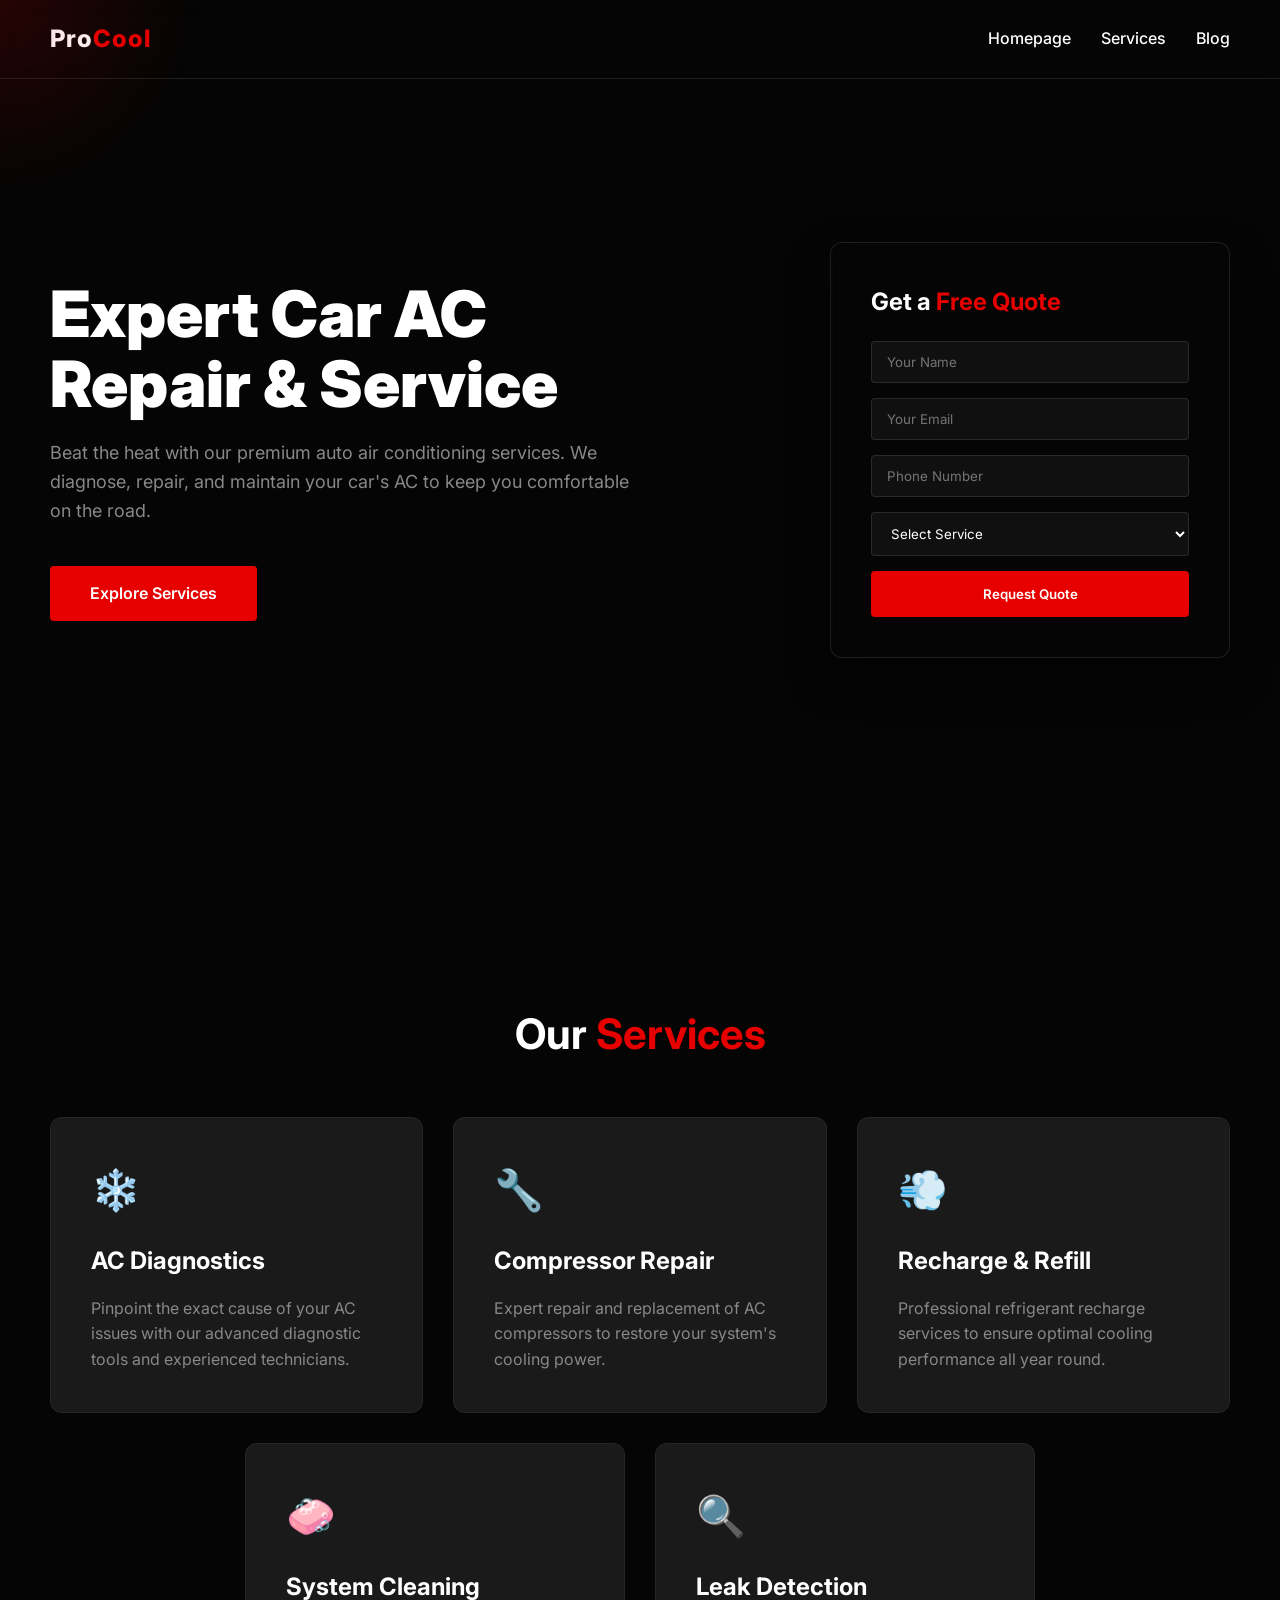
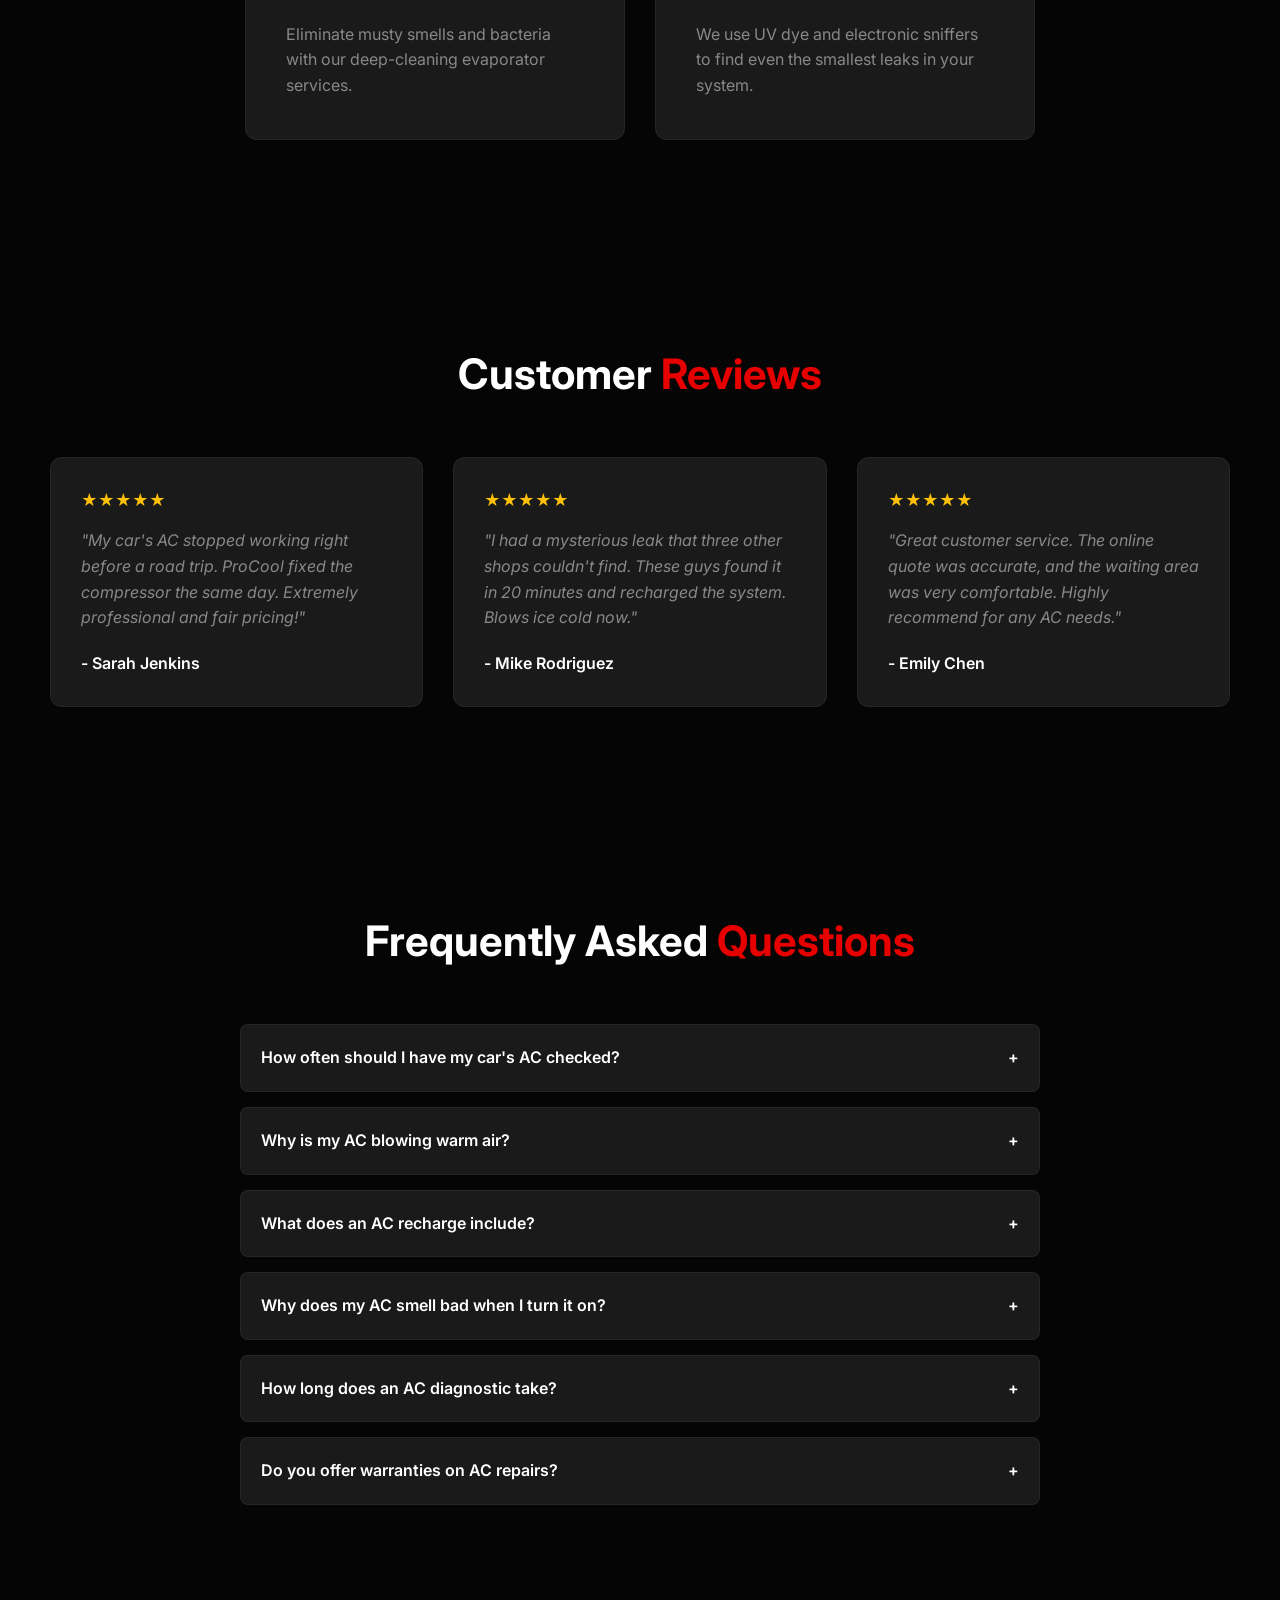
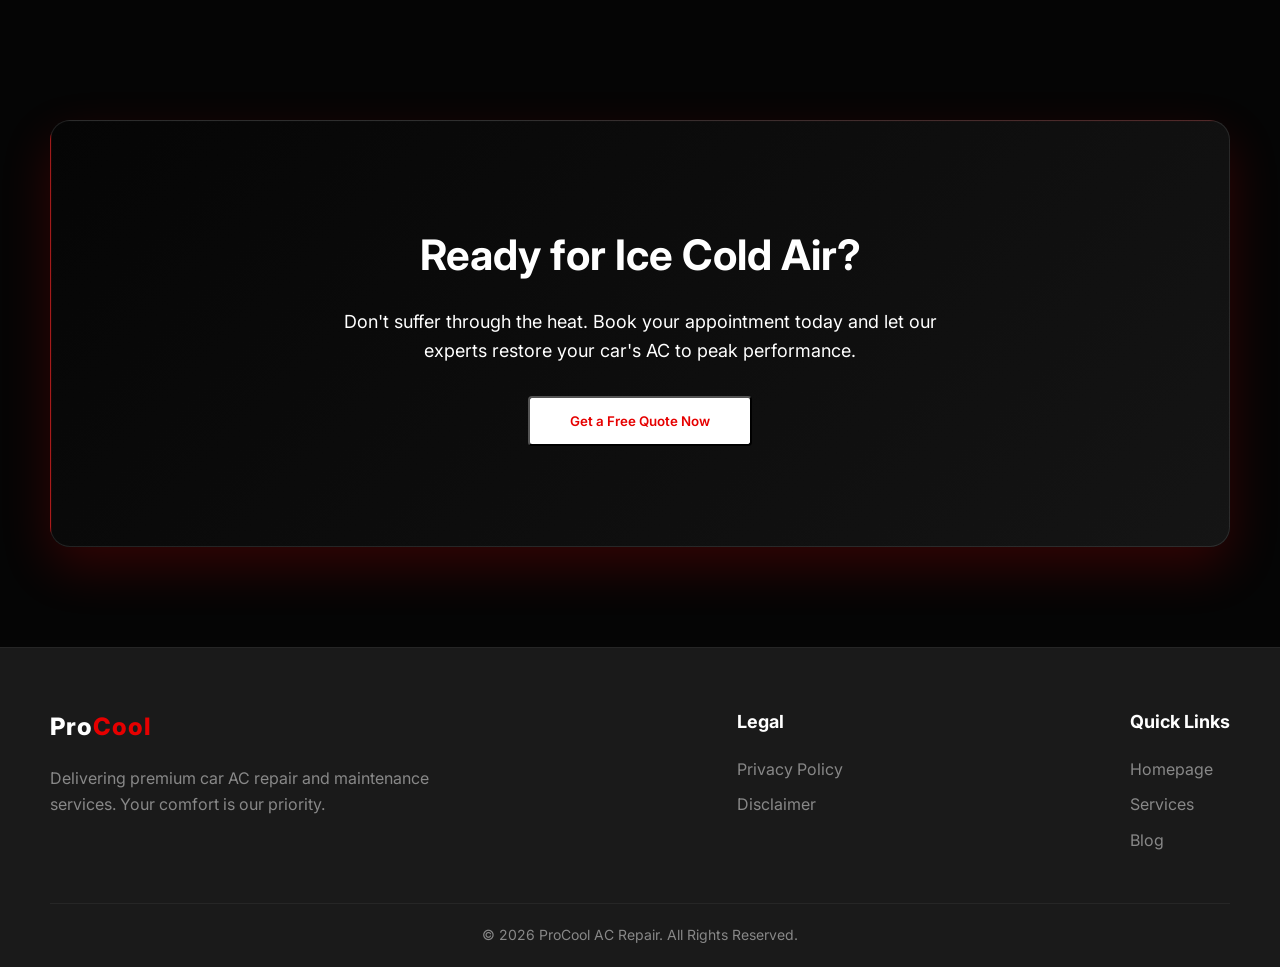
<file: index.html>
<!DOCTYPE html>
<html lang="en">
<head>
    <meta charset="UTF-8">
    <meta name="viewport" content="width=device-width, initial-scale=1.0">
    <title>ProCool AC Repair</title>
    <link rel="stylesheet" href="styles.css">
    <link href="https://fonts.googleapis.com/css2?family=Inter:wght@400;500;600;800;900&display=swap" rel="stylesheet">
</head>
<body>
    <div id="mouse-tracker"></div>

    <header>
        <a href="index.html" class="logo">Pro<span>Cool</span></a>
        <nav>
            <ul>
                <li><a href="index.html">Homepage</a></li>
                <li><a href="services.html">Services</a></li>
                <li><a href="blog.html">Blog</a></li>
            </ul>
        </nav>
    </header>

    <section class="hero">
        <div class="hero-bg"></div>
        <div class="hero-content">
            <h1>Expert Car AC Repair & Service</h1>
            <p>Beat the heat with our premium auto air conditioning services. We diagnose, repair, and maintain your car's AC to keep you comfortable on the road.</p>
            <a href="services.html" class="btn">Explore Services</a>
        </div>
        <div class="hero-form-container">
            <h3>Get a <span>Free Quote</span></h3>
            <form class="hero-form" onsubmit="event.preventDefault(); alert('Quote request submitted!');">
                <input type="text" placeholder="Your Name" required>
                <input type="email" placeholder="Your Email" required>
                <input type="tel" placeholder="Phone Number" required>
                <select required>
                    <option value="" disabled selected>Select Service</option>
                    <option value="diag">AC Diagnostics</option>
                    <option value="repair">Compressor Repair</option>
                    <option value="recharge">Freon Recharge</option>
                    <option value="other">Other</option>
                </select>
                <button type="submit" class="btn">Request Quote</button>
            </form>
        </div>
    </section>

    <section class="services-preview">
        <h2 class="section-title fade-in-scroll">Our <span>Services</span></h2>
        <div class="services-grid">
            <div class="service-card fade-in-scroll" onclick="location.href='services.html'">
                <div class="service-icon">❄️</div>
                <h3>AC Diagnostics</h3>
                <p>Pinpoint the exact cause of your AC issues with our advanced diagnostic tools and experienced technicians.</p>
            </div>
            <div class="service-card fade-in-scroll" onclick="location.href='services.html'">
                <div class="service-icon">🔧</div>
                <h3>Compressor Repair</h3>
                <p>Expert repair and replacement of AC compressors to restore your system's cooling power.</p>
            </div>
            <div class="service-card fade-in-scroll" onclick="location.href='services.html'">
                <div class="service-icon">💨</div>
                <h3>Recharge & Refill</h3>
                <p>Professional refrigerant recharge services to ensure optimal cooling performance all year round.</p>
            </div>
            <div class="service-card fade-in-scroll" onclick="location.href='services.html'">
                <div class="service-icon">🧼</div>
                <h3>System Cleaning</h3>
                <p>Eliminate musty smells and bacteria with our deep-cleaning evaporator services.</p>
            </div>
            <div class="service-card fade-in-scroll" onclick="location.href='services.html'">
                <div class="service-icon">🔍</div>
                <h3>Leak Detection</h3>
                <p>We use UV dye and electronic sniffers to find even the smallest leaks in your system.</p>
            </div>
        </div>
    </section>

    <section class="testimonials">
        <h2 class="section-title fade-in-scroll">Customer <span>Reviews</span></h2>
        <div class="testimonials-grid">
            <div class="testimonial-card fade-in-scroll">
                <div class="testimonial-stars">★★★★★</div>
                <p class="testimonial-text">"My car's AC stopped working right before a road trip. ProCool fixed the compressor the same day. Extremely professional and fair pricing!"</p>
                <p class="testimonial-author">- Sarah Jenkins</p>
            </div>
            <div class="testimonial-card fade-in-scroll">
                <div class="testimonial-stars">★★★★★</div>
                <p class="testimonial-text">"I had a mysterious leak that three other shops couldn't find. These guys found it in 20 minutes and recharged the system. Blows ice cold now."</p>
                <p class="testimonial-author">- Mike Rodriguez</p>
            </div>
            <div class="testimonial-card fade-in-scroll">
                <div class="testimonial-stars">★★★★★</div>
                <p class="testimonial-text">"Great customer service. The online quote was accurate, and the waiting area was very comfortable. Highly recommend for any AC needs."</p>
                <p class="testimonial-author">- Emily Chen</p>
            </div>
        </div>
    </section>

    <section class="faq">
        <h2 class="section-title fade-in-scroll">Frequently Asked <span>Questions</span></h2>
        <div class="faq-container fade-in-scroll">
            <div class="faq-item">
                <div class="faq-question">How often should I have my car's AC checked? <span class="faq-icon">+</span></div>
                <div class="faq-answer">We recommend having your AC system inspected at least once a year, preferably before the hot summer months begin, to ensure it's operating efficiently.</div>
            </div>
            <div class="faq-item">
                <div class="faq-question">Why is my AC blowing warm air? <span class="faq-icon">+</span></div>
                <div class="faq-answer">Warm air can be caused by low refrigerant levels, a failing compressor, a clogged expansion valve, or electrical issues. A professional diagnostic is required to pinpoint the exact cause.</div>
            </div>
            <div class="faq-item">
                <div class="faq-question">What does an AC recharge include? <span class="faq-icon">+</span></div>
                <div class="faq-answer">An AC recharge involves recovering any remaining old refrigerant, vacuuming the system to remove moisture, and refilling it with the exact amount of fresh refrigerant specified by your vehicle's manufacturer.</div>
            </div>
            <div class="faq-item">
                <div class="faq-question">Why does my AC smell bad when I turn it on? <span class="faq-icon">+</span></div>
                <div class="faq-answer">A musty or moldy smell usually indicates bacteria or mold growth in the evaporator core due to moisture buildup. We offer deep cleaning services to eliminate this odor.</div>
            </div>
            <div class="faq-item">
                <div class="faq-question">How long does an AC diagnostic take? <span class="faq-icon">+</span></div>
                <div class="faq-answer">A standard AC diagnostic typically takes about 30 to 60 minutes. We check pressures, temperatures, and use leak detection tools to assess the system's health.</div>
            </div>
            <div class="faq-item">
                <div class="faq-question">Do you offer warranties on AC repairs? <span class="faq-icon">+</span></div>
                <div class="faq-answer">Yes, we stand behind our work. All major AC repairs, including compressor replacements, come with a 12-month or 12,000-mile warranty on parts and labor.</div>
            </div>
        </div>
    </section>

    <section class="cta-section fade-in-scroll">
        <div class="cta-content">
            <h2>Ready for Ice Cold Air?</h2>
            <p>Don't suffer through the heat. Book your appointment today and let our experts restore your car's AC to peak performance.</p>
            <button class="btn btn-white" onclick="window.scrollTo(0,0)">Get a Free Quote Now</button>
        </div>
    </section>

    <footer>
        <div class="footer-content fade-in-scroll">
            <div class="footer-logo-section">
                <a href="index.html" class="logo">Pro<span>Cool</span></a>
                <p>Delivering premium car AC repair and maintenance services. Your comfort is our priority.</p>
            </div>
            <div class="footer-links">
                <h4>Legal</h4>
                <ul>
                    <li><a href="privacy.html">Privacy Policy</a></li>
                    <li><a href="disclaimer.html">Disclaimer</a></li>
                </ul>
            </div>
            <div class="footer-links">
                <h4>Quick Links</h4>
                <ul>
                    <li><a href="index.html">Homepage</a></li>
                    <li><a href="services.html">Services</a></li>
                    <li><a href="blog.html">Blog</a></li>
                </ul>
            </div>
        </div>
        <div class="footer-bottom">
            &copy; 2026 ProCool AC Repair. All Rights Reserved.
        </div>
    </footer>

    <script src="script.js"></script>
</body>
</html>
</file>
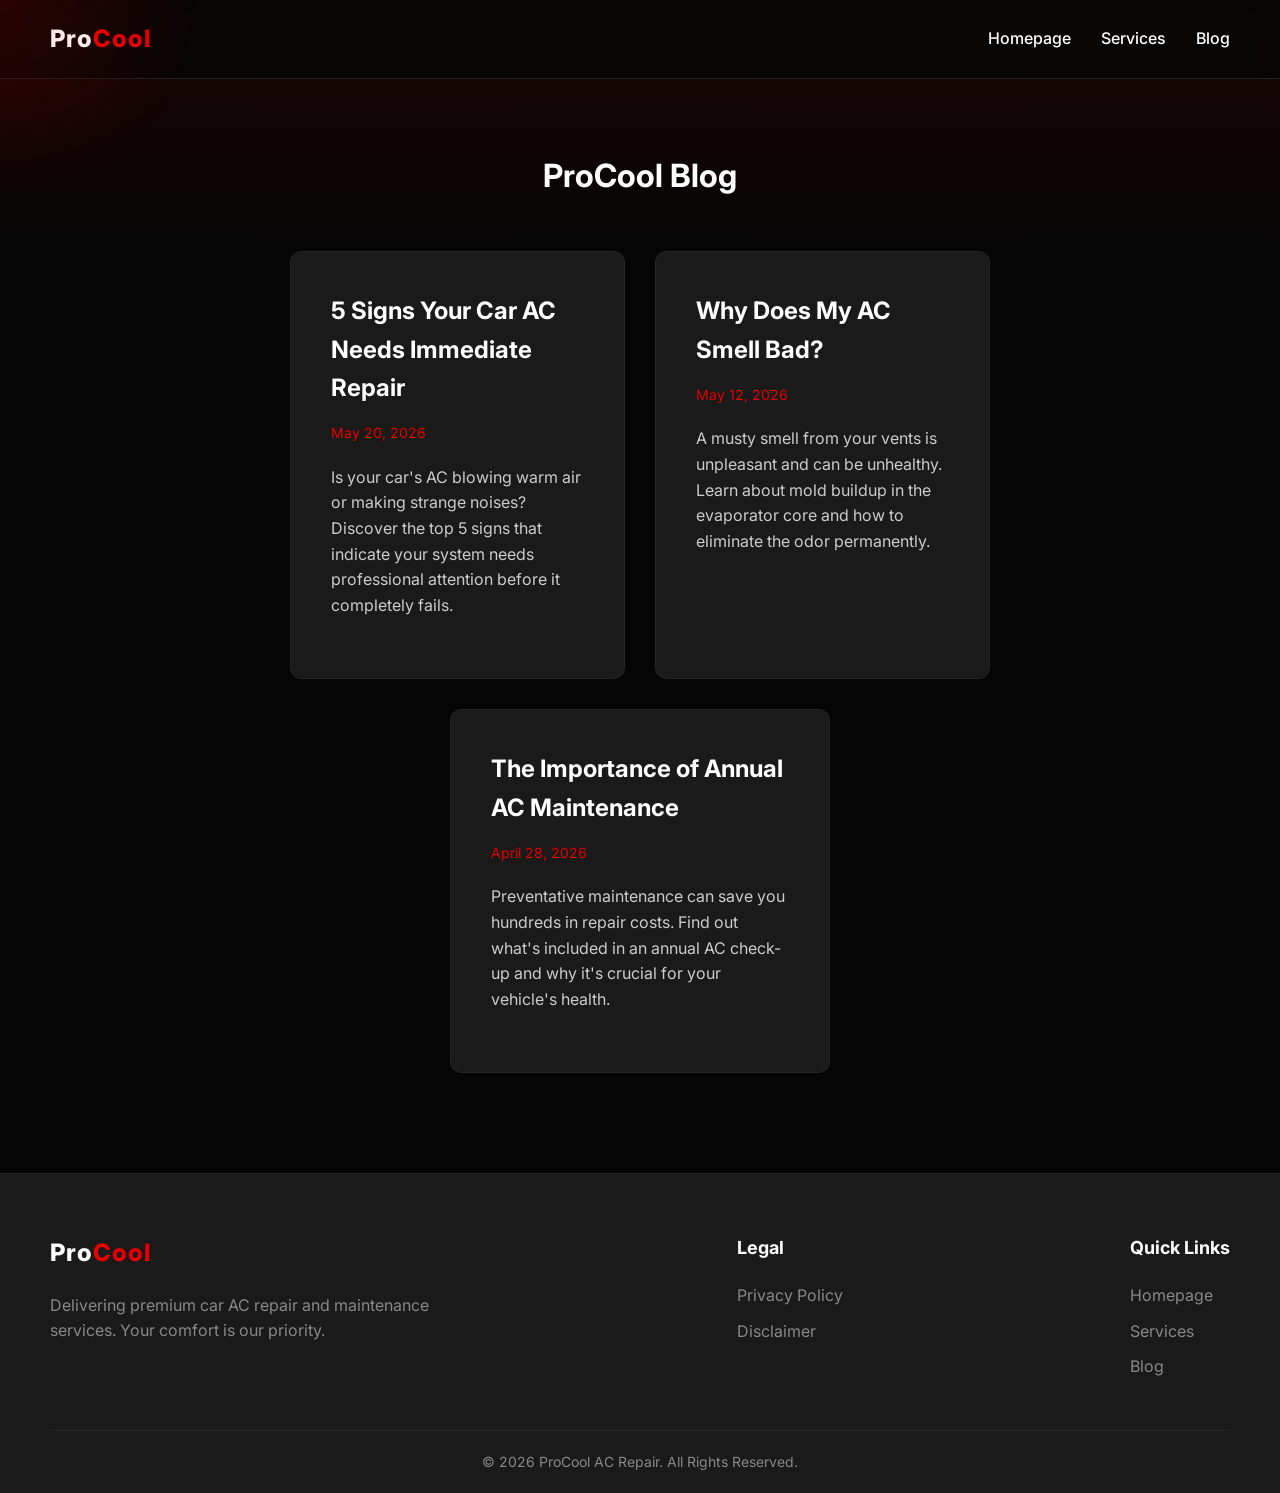
<file: blog.html>
<!DOCTYPE html>
<html lang="en">
<head>
    <meta charset="UTF-8">
    <meta name="viewport" content="width=device-width, initial-scale=1.0">
    <title>Blog - ProCool AC Repair</title>
    <link rel="stylesheet" href="styles.css">
    <link href="https://fonts.googleapis.com/css2?family=Inter:wght@400;500;600;800;900&display=swap" rel="stylesheet">
</head>
<body>
    <div id="mouse-tracker"></div>

    <header>
        <a href="index.html" class="logo">Pro<span>Cool</span></a>
        <nav>
            <ul>
                <li><a href="index.html">Homepage</a></li>
                <li><a href="services.html">Services</a></li>
                <li><a href="blog.html">Blog</a></li>
            </ul>
        </nav>
    </header>

    <div class="page-header">
        <h1 class="fade-in-scroll">ProCool <span>Blog</span></h1>
    </div>

    <div class="page-content">
        <div class="services-grid">
            <div class="service-card fade-in-scroll" style="cursor: default;">
                <h3>5 Signs Your Car AC Needs Immediate Repair</h3>
                <p style="margin-top: 10px; font-size: 14px; color: var(--color-primary);">May 20, 2026</p>
                <p style="margin-top: 15px;">Is your car's AC blowing warm air or making strange noises? Discover the top 5 signs that indicate your system needs professional attention before it completely fails.</p>
            </div>
            <div class="service-card fade-in-scroll" style="cursor: default;">
                <h3>Why Does My AC Smell Bad?</h3>
                <p style="margin-top: 10px; font-size: 14px; color: var(--color-primary);">May 12, 2026</p>
                <p style="margin-top: 15px;">A musty smell from your vents is unpleasant and can be unhealthy. Learn about mold buildup in the evaporator core and how to eliminate the odor permanently.</p>
            </div>
            <div class="service-card fade-in-scroll" style="cursor: default;">
                <h3>The Importance of Annual AC Maintenance</h3>
                <p style="margin-top: 10px; font-size: 14px; color: var(--color-primary);">April 28, 2026</p>
                <p style="margin-top: 15px;">Preventative maintenance can save you hundreds in repair costs. Find out what's included in an annual AC check-up and why it's crucial for your vehicle's health.</p>
            </div>
        </div>
    </div>

    <footer>
        <div class="footer-content">
            <div class="footer-logo-section">
                <a href="index.html" class="logo">Pro<span>Cool</span></a>
                <p>Delivering premium car AC repair and maintenance services. Your comfort is our priority.</p>
            </div>
            <div class="footer-links">
                <h4>Legal</h4>
                <ul>
                    <li><a href="privacy.html">Privacy Policy</a></li>
                    <li><a href="disclaimer.html">Disclaimer</a></li>
                </ul>
            </div>
            <div class="footer-links">
                <h4>Quick Links</h4>
                <ul>
                    <li><a href="index.html">Homepage</a></li>
                    <li><a href="services.html">Services</a></li>
                    <li><a href="blog.html">Blog</a></li>
                </ul>
            </div>
        </div>
        <div class="footer-bottom">
            &copy; 2026 ProCool AC Repair. All Rights Reserved.
        </div>
    </footer>

    <script src="script.js"></script>
</body>
</html>
</file>
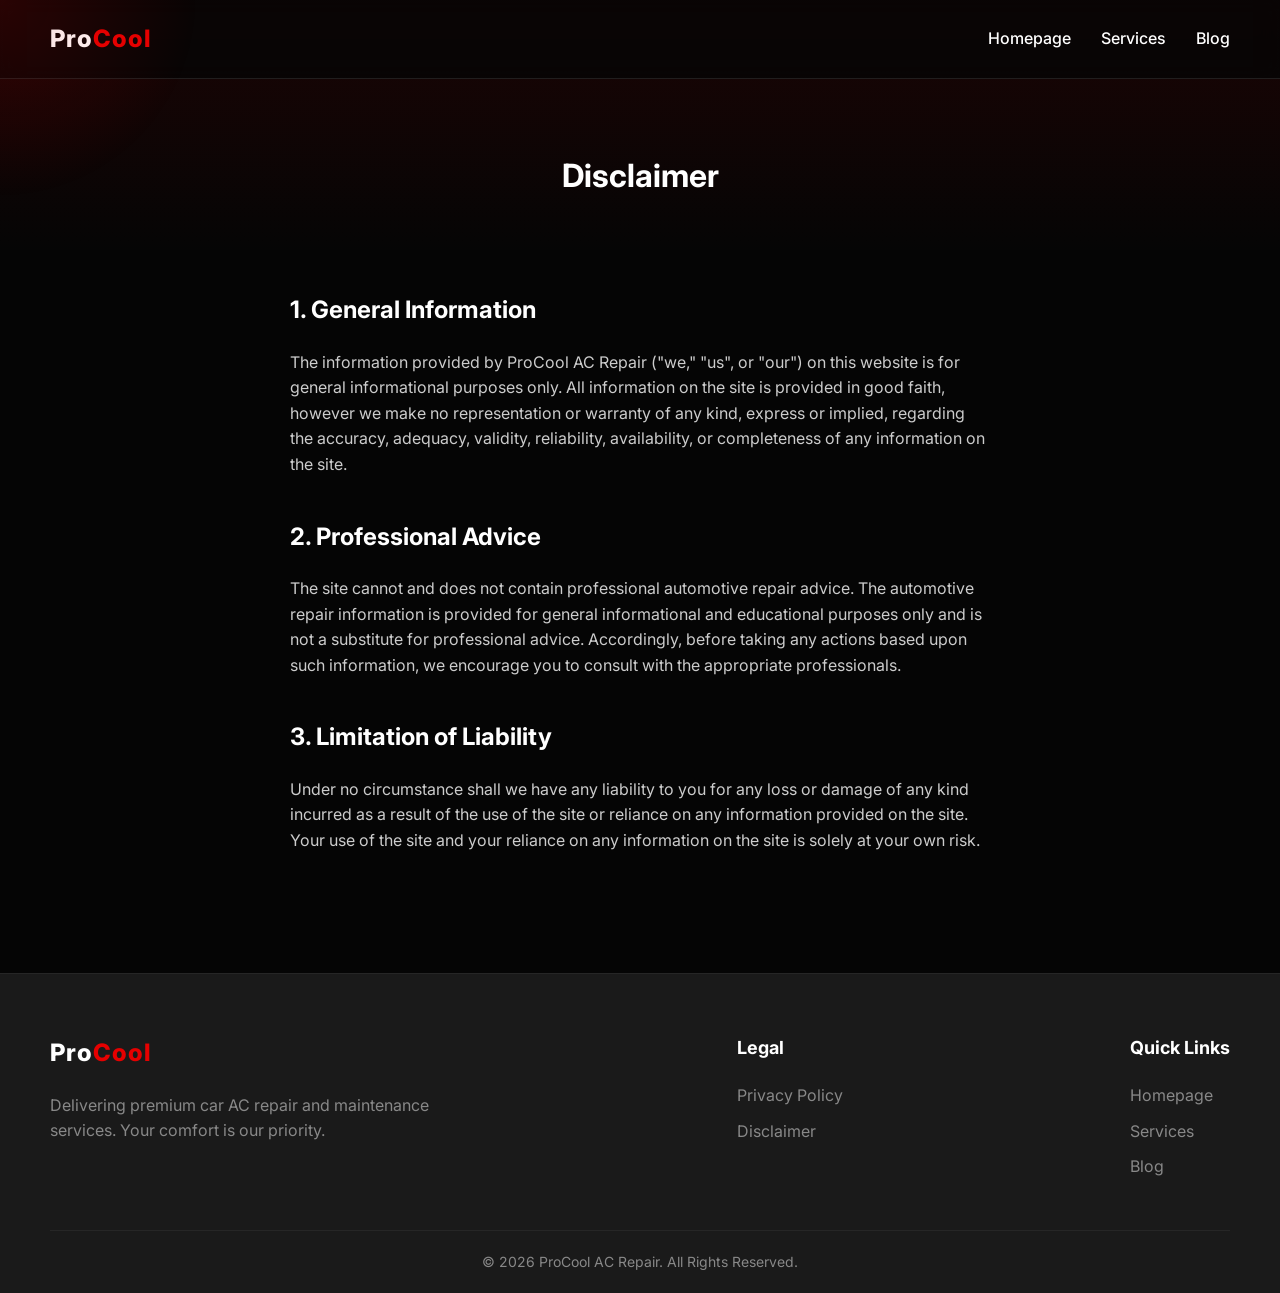
<file: disclaimer.html>
<!DOCTYPE html>
<html lang="en">
<head>
    <meta charset="UTF-8">
    <meta name="viewport" content="width=device-width, initial-scale=1.0">
    <title>Disclaimer - ProCool AC Repair</title>
    <link rel="stylesheet" href="styles.css">
    <link href="https://fonts.googleapis.com/css2?family=Inter:wght@400;500;600;800;900&display=swap" rel="stylesheet">
</head>
<body>
    <div id="mouse-tracker"></div>

    <header>
        <a href="index.html" class="logo">Pro<span>Cool</span></a>
        <nav>
            <ul>
                <li><a href="index.html">Homepage</a></li>
                <li><a href="services.html">Services</a></li>
                <li><a href="blog.html">Blog</a></li>
            </ul>
        </nav>
    </header>

    <div class="page-header">
        <h1 class="fade-in-scroll"><span>Disclaimer</span></h1>
    </div>

    <div class="page-content fade-in-scroll">
        <h2>1. General Information</h2>
        <p>The information provided by ProCool AC Repair ("we," "us", or "our") on this website is for general informational purposes only. All information on the site is provided in good faith, however we make no representation or warranty of any kind, express or implied, regarding the accuracy, adequacy, validity, reliability, availability, or completeness of any information on the site.</p>

        <h2>2. Professional Advice</h2>
        <p>The site cannot and does not contain professional automotive repair advice. The automotive repair information is provided for general informational and educational purposes only and is not a substitute for professional advice. Accordingly, before taking any actions based upon such information, we encourage you to consult with the appropriate professionals.</p>

        <h2>3. Limitation of Liability</h2>
        <p>Under no circumstance shall we have any liability to you for any loss or damage of any kind incurred as a result of the use of the site or reliance on any information provided on the site. Your use of the site and your reliance on any information on the site is solely at your own risk.</p>
    </div>

    <footer>
        <div class="footer-content">
            <div class="footer-logo-section">
                <a href="index.html" class="logo">Pro<span>Cool</span></a>
                <p>Delivering premium car AC repair and maintenance services. Your comfort is our priority.</p>
            </div>
            <div class="footer-links">
                <h4>Legal</h4>
                <ul>
                    <li><a href="privacy.html">Privacy Policy</a></li>
                    <li><a href="disclaimer.html">Disclaimer</a></li>
                </ul>
            </div>
            <div class="footer-links">
                <h4>Quick Links</h4>
                <ul>
                    <li><a href="index.html">Homepage</a></li>
                    <li><a href="services.html">Services</a></li>
                    <li><a href="blog.html">Blog</a></li>
                </ul>
            </div>
        </div>
        <div class="footer-bottom">
            &copy; 2026 ProCool AC Repair. All Rights Reserved.
        </div>
    </footer>

    <script src="script.js"></script>
</body>
</html>
</file>
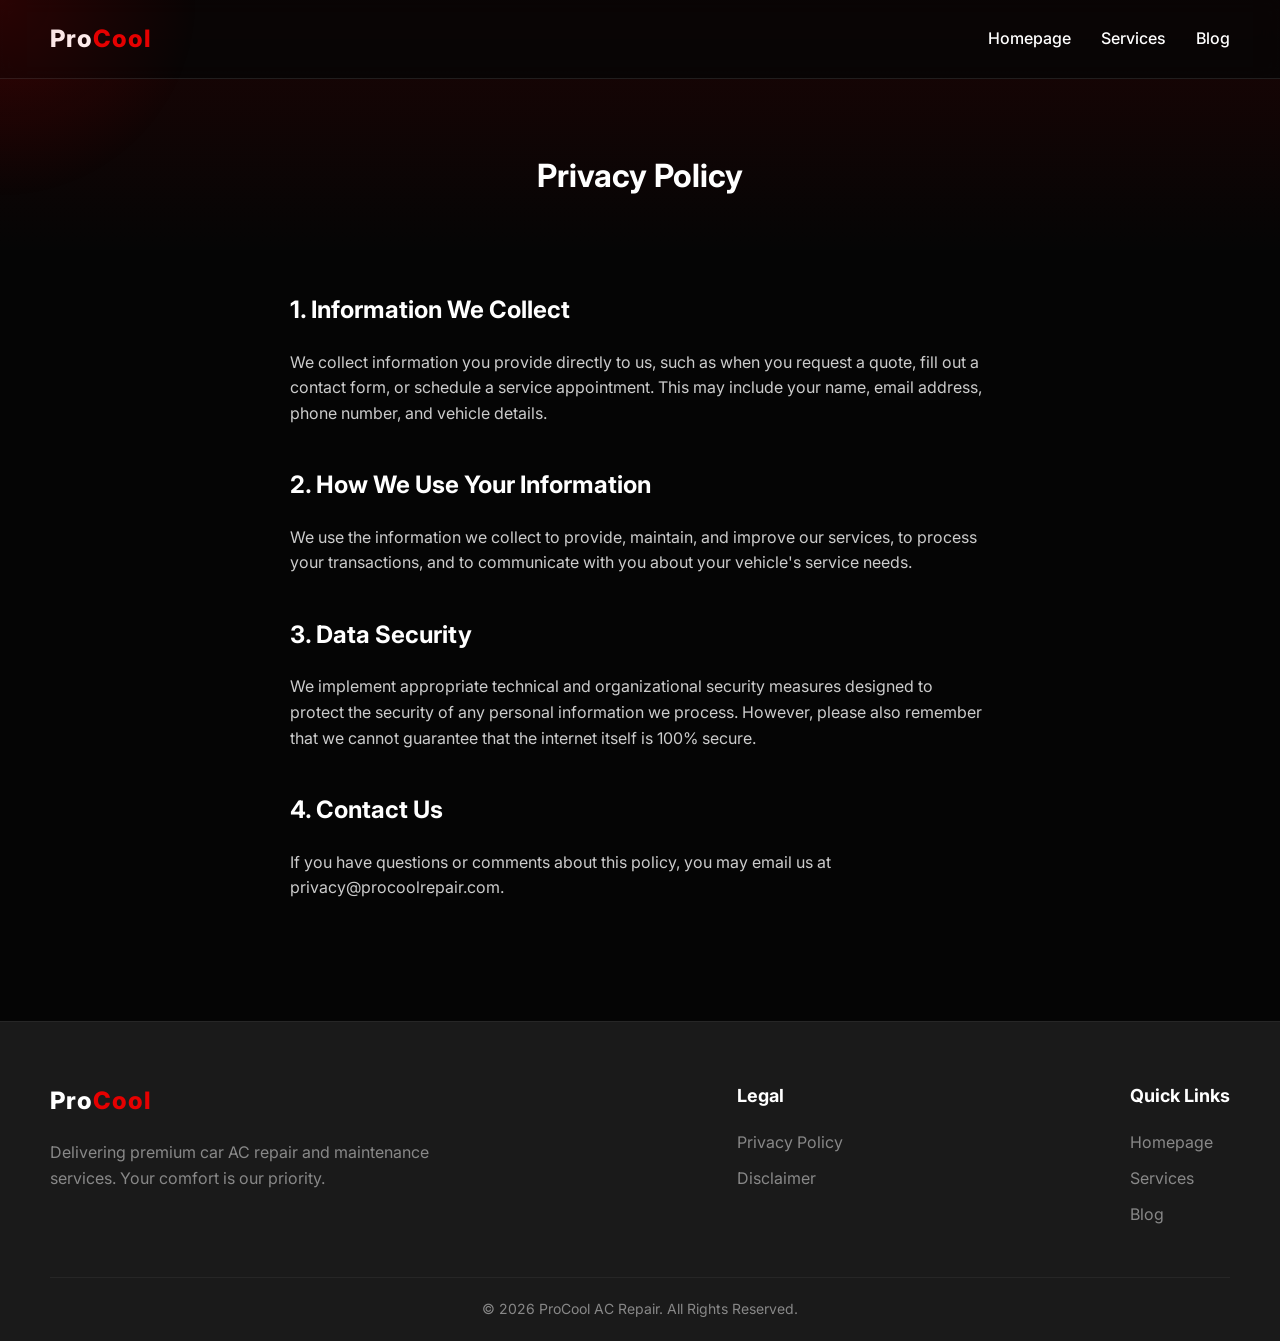
<file: privacy.html>
<!DOCTYPE html>
<html lang="en">
<head>
    <meta charset="UTF-8">
    <meta name="viewport" content="width=device-width, initial-scale=1.0">
    <title>Privacy Policy - ProCool AC Repair</title>
    <link rel="stylesheet" href="styles.css">
    <link href="https://fonts.googleapis.com/css2?family=Inter:wght@400;500;600;800;900&display=swap" rel="stylesheet">
</head>
<body>
    <div id="mouse-tracker"></div>

    <header>
        <a href="index.html" class="logo">Pro<span>Cool</span></a>
        <nav>
            <ul>
                <li><a href="index.html">Homepage</a></li>
                <li><a href="services.html">Services</a></li>
                <li><a href="blog.html">Blog</a></li>
            </ul>
        </nav>
    </header>

    <div class="page-header">
        <h1 class="fade-in-scroll">Privacy <span>Policy</span></h1>
    </div>

    <div class="page-content fade-in-scroll">
        <h2>1. Information We Collect</h2>
        <p>We collect information you provide directly to us, such as when you request a quote, fill out a contact form, or schedule a service appointment. This may include your name, email address, phone number, and vehicle details.</p>

        <h2>2. How We Use Your Information</h2>
        <p>We use the information we collect to provide, maintain, and improve our services, to process your transactions, and to communicate with you about your vehicle's service needs.</p>

        <h2>3. Data Security</h2>
        <p>We implement appropriate technical and organizational security measures designed to protect the security of any personal information we process. However, please also remember that we cannot guarantee that the internet itself is 100% secure.</p>

        <h2>4. Contact Us</h2>
        <p>If you have questions or comments about this policy, you may email us at privacy@procoolrepair.com.</p>
    </div>

    <footer>
        <div class="footer-content">
            <div class="footer-logo-section">
                <a href="index.html" class="logo">Pro<span>Cool</span></a>
                <p>Delivering premium car AC repair and maintenance services. Your comfort is our priority.</p>
            </div>
            <div class="footer-links">
                <h4>Legal</h4>
                <ul>
                    <li><a href="privacy.html">Privacy Policy</a></li>
                    <li><a href="disclaimer.html">Disclaimer</a></li>
                </ul>
            </div>
            <div class="footer-links">
                <h4>Quick Links</h4>
                <ul>
                    <li><a href="index.html">Homepage</a></li>
                    <li><a href="services.html">Services</a></li>
                    <li><a href="blog.html">Blog</a></li>
                </ul>
            </div>
        </div>
        <div class="footer-bottom">
            &copy; 2026 ProCool AC Repair. All Rights Reserved.
        </div>
    </footer>

    <script src="script.js"></script>
</body>
</html>
</file>
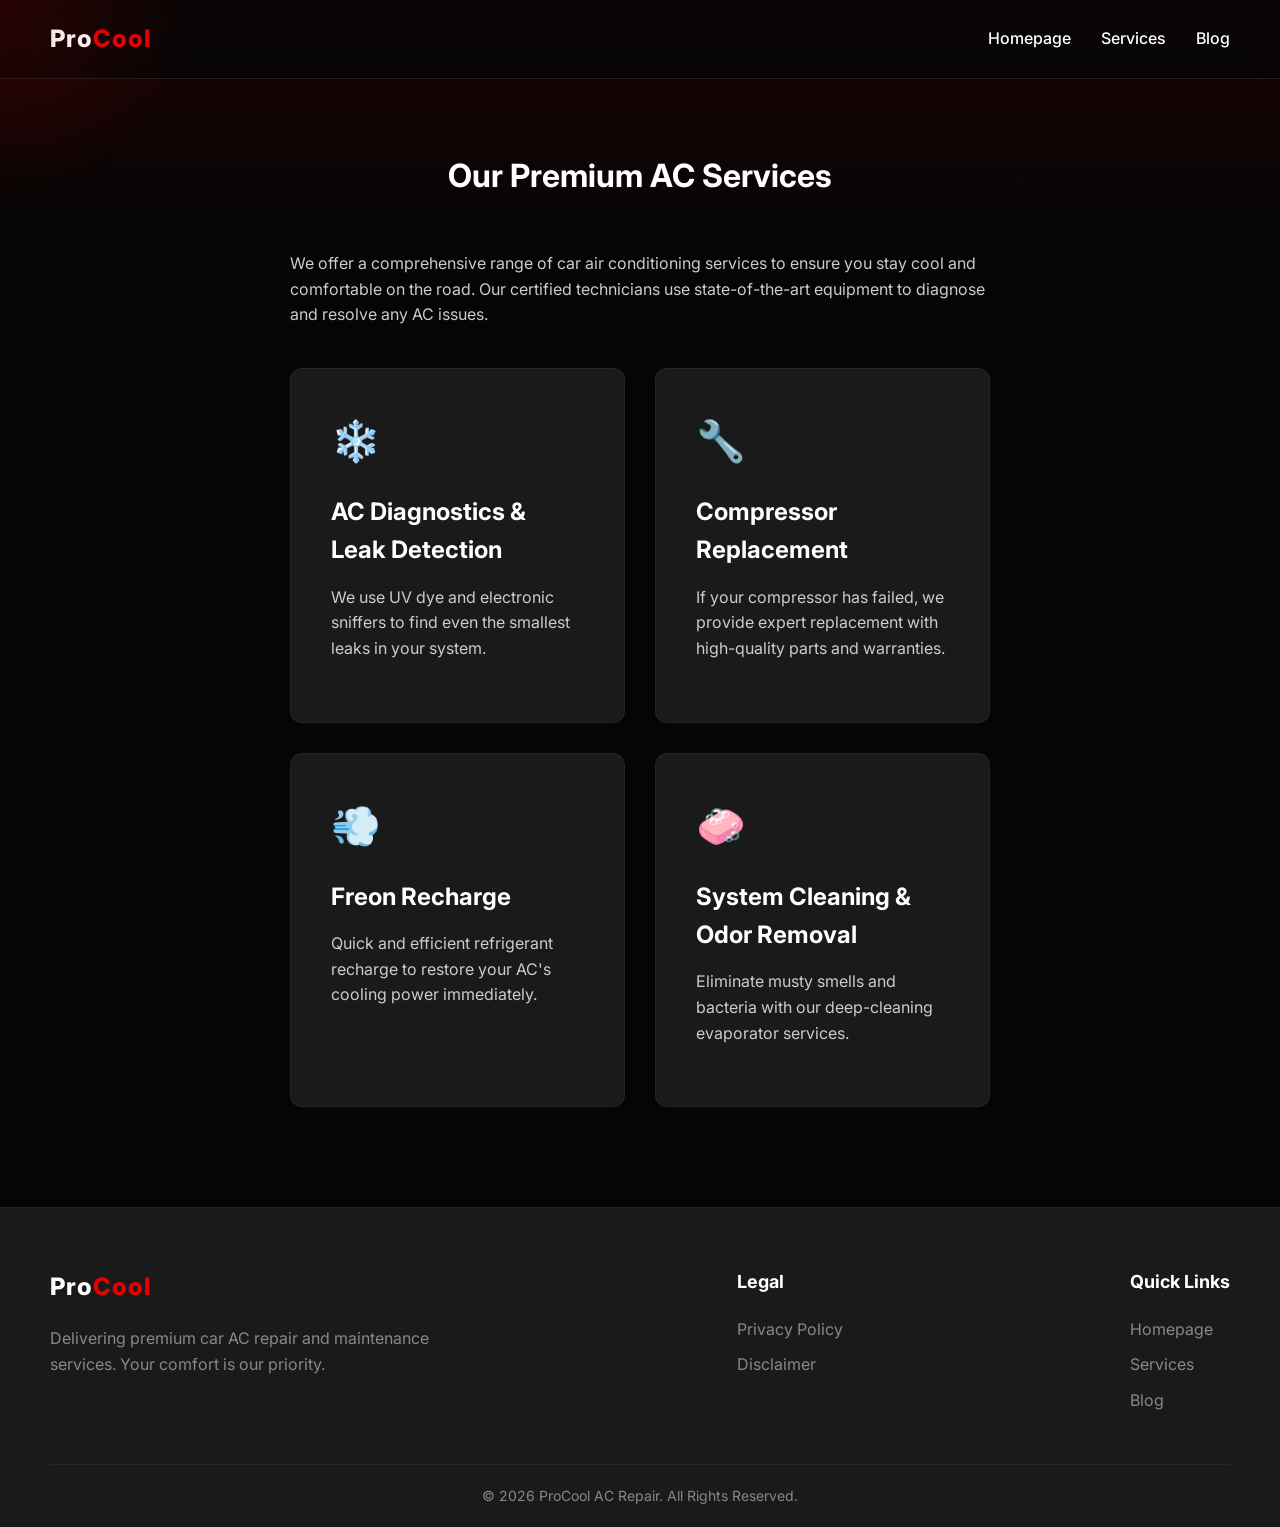
<file: services.html>
<!DOCTYPE html>
<html lang="en">
<head>
    <meta charset="UTF-8">
    <meta name="viewport" content="width=device-width, initial-scale=1.0">
    <title>Services - ProCool AC Repair</title>
    <link rel="stylesheet" href="styles.css">
    <link href="https://fonts.googleapis.com/css2?family=Inter:wght@400;500;600;800;900&display=swap" rel="stylesheet">
</head>
<body>
    <div id="mouse-tracker"></div>

    <header>
        <a href="index.html" class="logo">Pro<span>Cool</span></a>
        <nav>
            <ul>
                <li><a href="index.html">Homepage</a></li>
                <li><a href="services.html">Services</a></li>
                <li><a href="blog.html">Blog</a></li>
            </ul>
        </nav>
    </header>

    <div class="page-header">
        <h1 class="fade-in-scroll">Our Premium AC <span>Services</span></h1>
    </div>

    <div class="page-content">
        <p class="fade-in-scroll">We offer a comprehensive range of car air conditioning services to ensure you stay cool and comfortable on the road. Our certified technicians use state-of-the-art equipment to diagnose and resolve any AC issues.</p>
        
        <div class="services-grid" style="margin-top: 40px;">
            <div class="service-card fade-in-scroll">
                <div class="service-icon">❄️</div>
                <h3>AC Diagnostics & Leak Detection</h3>
                <p>We use UV dye and electronic sniffers to find even the smallest leaks in your system.</p>
            </div>
            <div class="service-card fade-in-scroll">
                <div class="service-icon">🔧</div>
                <h3>Compressor Replacement</h3>
                <p>If your compressor has failed, we provide expert replacement with high-quality parts and warranties.</p>
            </div>
            <div class="service-card fade-in-scroll">
                <div class="service-icon">💨</div>
                <h3>Freon Recharge</h3>
                <p>Quick and efficient refrigerant recharge to restore your AC's cooling power immediately.</p>
            </div>
            <div class="service-card fade-in-scroll">
                <div class="service-icon">🧼</div>
                <h3>System Cleaning & Odor Removal</h3>
                <p>Eliminate musty smells and bacteria with our deep-cleaning evaporator services.</p>
            </div>
        </div>
    </div>

    <footer>
        <div class="footer-content">
            <div class="footer-logo-section">
                <a href="index.html" class="logo">Pro<span>Cool</span></a>
                <p>Delivering premium car AC repair and maintenance services. Your comfort is our priority.</p>
            </div>
            <div class="footer-links">
                <h4>Legal</h4>
                <ul>
                    <li><a href="privacy.html">Privacy Policy</a></li>
                    <li><a href="disclaimer.html">Disclaimer</a></li>
                </ul>
            </div>
            <div class="footer-links">
                <h4>Quick Links</h4>
                <ul>
                    <li><a href="index.html">Homepage</a></li>
                    <li><a href="services.html">Services</a></li>
                    <li><a href="blog.html">Blog</a></li>
                </ul>
            </div>
        </div>
        <div class="footer-bottom">
            &copy; 2026 ProCool AC Repair. All Rights Reserved.
        </div>
    </footer>

    <script src="script.js"></script>
</body>
</html>
</file>
<file: styles.css>
* {
    margin: 0;
    padding: 0;
    box-sizing: border-box;
    font-family: 'Inter', -apple-system, BlinkMacSystemFont, 'Segoe UI', Roboto, Helvetica, Arial, sans-serif;
}

:root {
    --color-bg: #050505;
    --color-text: #ffffff;
    --color-primary: #e60000;
    --color-secondary: #ffffff;
    --color-accent: #1a1a1a;
    --color-muted: #888888;
}

body {
    background-color: var(--color-bg);
    color: var(--color-text);
    overflow-x: hidden;
    line-height: 1.6;
}

/* Mouse Tracker */
#mouse-tracker {
    position: fixed;
    top: 0;
    left: 0;
    width: 400px;
    height: 400px;
    background: radial-gradient(circle, rgba(230, 0, 0, 0.15) 0%, rgba(0,0,0,0) 70%);
    border-radius: 50%;
    transform: translate(-50%, -50%);
    pointer-events: none;
    z-index: 9999;
    transition: width 0.3s, height 0.3s, background 0.3s;
}

/* Header */
header {
    position: fixed;
    top: 0;
    width: 100%;
    padding: 20px 50px;
    display: flex;
    justify-content: space-between;
    align-items: center;
    background: rgba(5, 5, 5, 0.8);
    backdrop-filter: blur(10px);
    z-index: 1000;
    border-bottom: 1px solid rgba(255, 255, 255, 0.1);
}

.logo {
    font-size: 24px;
    font-weight: 800;
    color: var(--color-text);
    text-decoration: none;
    letter-spacing: 1px;
}

.logo span {
    color: var(--color-primary);
}

nav ul {
    list-style: none;
    display: flex;
    gap: 30px;
}

nav a {
    color: var(--color-text);
    text-decoration: none;
    font-size: 16px;
    font-weight: 500;
    transition: color 0.3s;
    position: relative;
}

nav a::after {
    content: '';
    position: absolute;
    width: 0;
    height: 2px;
    bottom: -5px;
    left: 0;
    background-color: var(--color-primary);
    transition: width 0.3s ease;
}

nav a:hover {
    color: var(--color-primary);
}

nav a:hover::after {
    width: 100%;
}

/* Hero Section */
.hero {
    height: 100vh;
    display: flex;
    align-items: center;
    justify-content: space-between;
    padding: 0 50px;
    position: relative;
    overflow: hidden;
}

.hero-content {
    max-width: 600px;
    z-index: 2;
    animation: fadeUp 1s ease-out;
}

.hero h1 {
    font-size: 64px;
    line-height: 1.1;
    margin-bottom: 20px;
    font-weight: 900;
}

.hero p {
    font-size: 18px;
    color: var(--color-muted);
    margin-bottom: 40px;
}

.btn {
    display: inline-block;
    padding: 15px 40px;
    background-color: var(--color-primary);
    color: var(--color-text);
    text-decoration: none;
    font-weight: 600;
    border-radius: 4px;
    transition: transform 0.3s, box-shadow 0.3s;
}

.btn:hover {
    transform: translateY(-3px);
    box-shadow: 0 10px 20px rgba(230, 0, 0, 0.3);
}

.hero-bg {
    position: absolute;
    top: 0;
    right: 0;
    width: 50%;
    height: 100%;
    background-image: url('https://images.unsplash.com/photo-1619642751034-765dfdf7c58e?auto=format&fit=crop&w=1200');
    background-size: cover;
    background-position: center;
    z-index: 1;
    opacity: 0.6;
    mask-image: linear-gradient(to left, rgba(0,0,0,1) 50%, rgba(0,0,0,0) 100%);
    -webkit-mask-image: linear-gradient(to left, rgba(0,0,0,1) 50%, rgba(0,0,0,0) 100%);
}

/* General Sections */
section {
    padding: 100px 50px;
}

.section-title {
    font-size: 42px;
    margin-bottom: 50px;
    text-align: center;
}

.section-title span {
    color: var(--color-primary);
}

.services-grid {
    display: flex;
    flex-wrap: wrap;
    justify-content: center;
    gap: 30px;
}

.service-card {
    flex: 1 1 300px;
    max-width: 380px;
    background-color: var(--color-accent);
    padding: 40px;
    border-radius: 12px;
    transition: transform 0.3s, background-color 0.3s, box-shadow 0.3s;
    border: 1px solid rgba(255, 255, 255, 0.05);
    cursor: pointer;
}

.service-card:hover {
    transform: translateY(-10px);
    background-color: #222;
    border-color: var(--color-primary);
}

.service-card h3 {
    font-size: 24px;
    margin-bottom: 15px;
    color: var(--color-text);
}

.service-card p {
    color: var(--color-muted);
}

.service-icon {
    font-size: 40px;
    color: var(--color-primary);
    margin-bottom: 20px;
}

/* Footer */
footer {
    background-color: var(--color-accent);
    padding: 60px 50px 20px;
    border-top: 1px solid rgba(255, 255, 255, 0.05);
}

.footer-content {
    display: flex;
    justify-content: space-between;
    margin-bottom: 40px;
}

.footer-logo-section {
    max-width: 400px;
}

.footer-logo-section p {
    margin-top: 20px;
    color: var(--color-muted);
}

.footer-links h4 {
    margin-bottom: 20px;
    font-size: 18px;
}

.footer-links ul {
    list-style: none;
}

.footer-links li {
    margin-bottom: 10px;
}

.footer-links a {
    color: var(--color-muted);
    text-decoration: none;
    transition: color 0.3s;
}

.footer-links a:hover {
    color: var(--color-primary);
}

.footer-bottom {
    text-align: center;
    padding-top: 20px;
    border-top: 1px solid rgba(255, 255, 255, 0.05);
    color: var(--color-muted);
    font-size: 14px;
}

/* Page Content (for inner pages) */
.page-header {
    padding: 150px 50px 50px;
    text-align: center;
    background: linear-gradient(180deg, rgba(230,0,0,0.1) 0%, rgba(5,5,5,1) 100%);
}

.page-content {
    max-width: 800px;
    margin: 0 auto;
    padding: 0 50px 100px;
}

.page-content h2 {
    margin-top: 40px;
    margin-bottom: 20px;
}

.page-content p {
    margin-bottom: 20px;
    color: #ccc;
}

/* Animations */
@keyframes fadeUp {
    from {
        opacity: 0;
        transform: translateY(30px);
    }
    to {
        opacity: 1;
        transform: translateY(0);
    }
}

.fade-in-scroll {
    opacity: 0;
    transform: translateY(30px);
    transition: opacity 0.8s ease-out, transform 0.8s ease-out;
}

.fade-in-scroll.visible {
    opacity: 1;
    transform: translateY(0);
}

/* Advanced Animations */
@keyframes gradientBG {
    0% { background-position: 0% 50%; }
    50% { background-position: 100% 50%; }
    100% { background-position: 0% 50%; }
}

@keyframes floatElement {
    0% { transform: translateY(0px); }
    50% { transform: translateY(-15px); }
    100% { transform: translateY(0px); }
}

/* Hero Form */
.hero-form-container {
    background: rgba(5, 5, 5, 0.8);
    backdrop-filter: blur(15px);
    border: 1px solid rgba(255, 255, 255, 0.1);
    padding: 40px;
    border-radius: 12px;
    width: 400px;
    max-width: 100%;
    z-index: 2;
    animation: fadeUp 1s ease-out 0.3s backwards, floatElement 6s ease-in-out infinite alternate;
    box-shadow: 0 20px 40px rgba(0,0,0,0.5);
}

.hero-form-container h3 {
    margin-bottom: 20px;
    font-size: 24px;
}

.hero-form-container h3 span {
    color: var(--color-primary);
}

.hero-form input, .hero-form select {
    width: 100%;
    padding: 12px 15px;
    margin-bottom: 15px;
    background: rgba(255, 255, 255, 0.05);
    border: 1px solid rgba(255, 255, 255, 0.1);
    border-radius: 4px;
    color: var(--color-text);
    outline: none;
    transition: border-color 0.3s;
}

.hero-form input:focus, .hero-form select:focus {
    border-color: var(--color-primary);
}

.hero-form button {
    width: 100%;
    border: none;
    cursor: pointer;
}

/* Testimonials */
.testimonials-grid {
    display: grid;
    grid-template-columns: repeat(auto-fit, minmax(300px, 1fr));
    gap: 30px;
}

.testimonial-card {
    background-color: var(--color-accent);
    padding: 30px;
    border-radius: 12px;
    border: 1px solid rgba(255, 255, 255, 0.05);
}

.testimonial-stars {
    color: #ffc107;
    margin-bottom: 15px;
}

.testimonial-text {
    font-style: italic;
    color: var(--color-muted);
    margin-bottom: 20px;
}

.testimonial-author {
    font-weight: 600;
    color: var(--color-text);
}

/* FAQs */
.faq-container {
    max-width: 800px;
    margin: 0 auto;
}

.faq-item {
    background-color: var(--color-accent);
    margin-bottom: 15px;
    border-radius: 8px;
    border: 1px solid rgba(255, 255, 255, 0.05);
    overflow: hidden;
}

.faq-question {
    padding: 20px;
    cursor: pointer;
    font-weight: 600;
    display: flex;
    justify-content: space-between;
    align-items: center;
    transition: background-color 0.3s;
}

.faq-question:hover {
    background-color: #222;
}

.faq-answer {
    padding: 0 20px;
    max-height: 0;
    overflow: hidden;
    color: var(--color-muted);
    transition: max-height 0.3s ease-out, padding 0.3s ease;
}

.faq-item.active .faq-answer {
    padding: 0 20px 20px;
    max-height: 200px;
}

.faq-icon {
    transition: transform 0.3s;
}

.faq-item.active .faq-icon {
    transform: rotate(45deg);
}

/* CTA Section */
.cta-section {
    background: linear-gradient(-45deg, #e60000, #990000, #1a1a1a, #050505);
    background-size: 400% 400%;
    animation: gradientBG 15s ease infinite;
    padding: 100px 50px;
    text-align: center;
    border-radius: 20px;
    margin: 100px 50px;
    box-shadow: 0 20px 50px rgba(230, 0, 0, 0.2);
    position: relative;
    overflow: hidden;
    border: 1px solid rgba(255, 255, 255, 0.1);
}

.cta-content h2 {
    font-size: 42px;
    margin-bottom: 20px;
}

.cta-content p {
    font-size: 18px;
    margin-bottom: 30px;
    max-width: 600px;
    margin-left: auto;
    margin-right: auto;
}

.btn-white {
    background-color: var(--color-text);
    color: var(--color-primary);
}

.btn-white:hover {
    box-shadow: 0 10px 20px rgba(0, 0, 0, 0.3);
}
</file>
